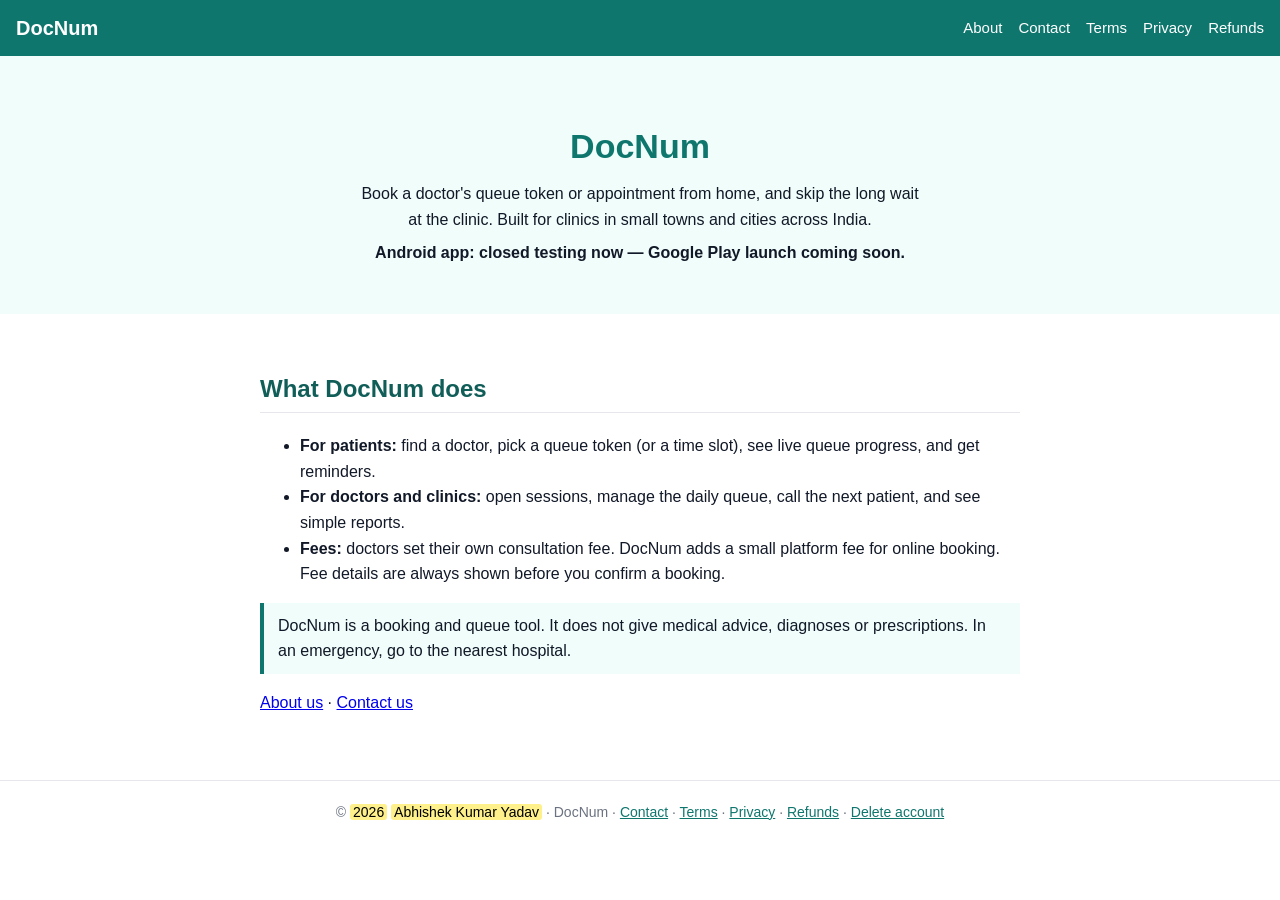
<file: index.html>
<!DOCTYPE html><html lang="en"><head><meta charset="utf-8"><meta name="viewport" content="width=device-width, initial-scale=1"><title>DocNum - Doctor queue tokens and appointments</title><link rel="stylesheet" href="style.css"></head><body><nav class="nav"><a class="brand" href="index.html">DocNum</a><a href="about.html">About</a><a href="contact.html">Contact</a><a href="terms.html">Terms</a><a href="privacy-policy.html">Privacy</a><a href="refund-policy.html">Refunds</a></nav><div class="hero"><h1>DocNum</h1><p>Book a doctor's queue token or appointment from home, and skip the long wait at the clinic. Built for clinics in small towns and cities across India.</p><p><strong>Android app: closed testing now &mdash; Google Play launch coming soon.</strong></p></div>
<div class="wrap"><h2>What DocNum does</h2><ul><li><strong>For patients:</strong> find a doctor, pick a queue token (or a time slot), see live queue progress, and get reminders.</li><li><strong>For doctors and clinics:</strong> open sessions, manage the daily queue, call the next patient, and see simple reports.</li><li><strong>Fees:</strong> doctors set their own consultation fee. DocNum adds a small platform fee for online booking. Fee details are always shown before you confirm a booking.</li></ul>
<div class="note">DocNum is a booking and queue tool. It does not give medical advice, diagnoses or prescriptions. In an emergency, go to the nearest hospital.</div>
<p><a href="about.html">About us</a> &middot; <a href="contact.html">Contact us</a></p></div><footer class="foot">&copy; <mark>2026</mark> <mark>Abhishek Kumar Yadav</mark> &middot; DocNum &middot; <a href="contact.html">Contact</a> &middot; <a href="terms.html">Terms</a> &middot; <a href="privacy-policy.html">Privacy</a> &middot; <a href="refund-policy.html">Refunds</a> &middot; <a href="delete-account.html">Delete account</a></footer></body></html>
</file>
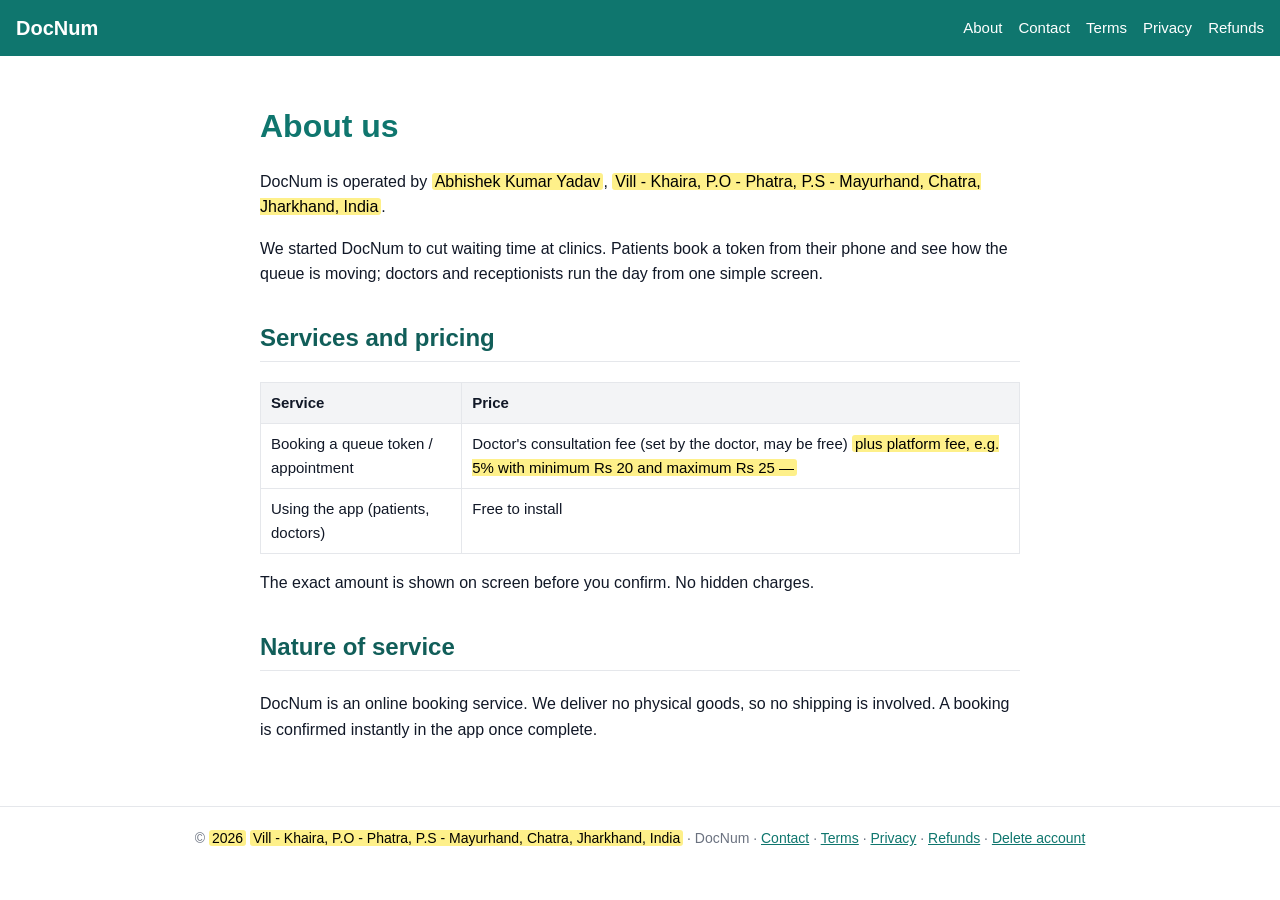
<file: about.html>
<!DOCTYPE html><html lang="en"><head><meta charset="utf-8"><meta name="viewport" content="width=device-width, initial-scale=1"><title>About DocNum</title><link rel="stylesheet" href="style.css"></head><body><nav class="nav"><a class="brand" href="index.html">DocNum</a><a href="about.html">About</a><a href="contact.html">Contact</a><a href="terms.html">Terms</a><a href="privacy-policy.html">Privacy</a><a href="refund-policy.html">Refunds</a></nav><div class="wrap"><h1>About us</h1><p>DocNum is operated by <mark>Abhishek Kumar Yadav</mark>, <mark>Vill - Khaira, P.O - Phatra, P.S - Mayurhand, Chatra, Jharkhand, India</mark>.</p><p>We started DocNum to cut waiting time at clinics. Patients book a token from their phone and see how the queue is moving; doctors and receptionists run the day from one simple screen.</p>
<h2>Services and pricing</h2><table><tr><th>Service</th><th>Price</th></tr><tr><td>Booking a queue token / appointment</td><td>Doctor's consultation fee (set by the doctor, may be free) <mark>plus platform fee, e.g. 5% with minimum Rs 20 and maximum Rs 25 &mdash; </mark></td></tr><tr><td>Using the app (patients, doctors)</td><td>Free to install</td></tr></table>
<p>The exact amount is shown on screen before you confirm. No hidden charges.</p>
<h2>Nature of service</h2><p>DocNum is an online booking service. We deliver no physical goods, so no shipping is involved. A booking is confirmed instantly in the app once complete.</p></div><footer class="foot">&copy; <mark>2026</mark> <mark>Vill - Khaira, P.O - Phatra, P.S - Mayurhand, Chatra, Jharkhand, India</mark> &middot; DocNum &middot; <a href="contact.html">Contact</a> &middot; <a href="terms.html">Terms</a> &middot; <a href="privacy-policy.html">Privacy</a> &middot; <a href="refund-policy.html">Refunds</a> &middot; <a href="delete-account.html">Delete account</a></footer></body></html>
</file>
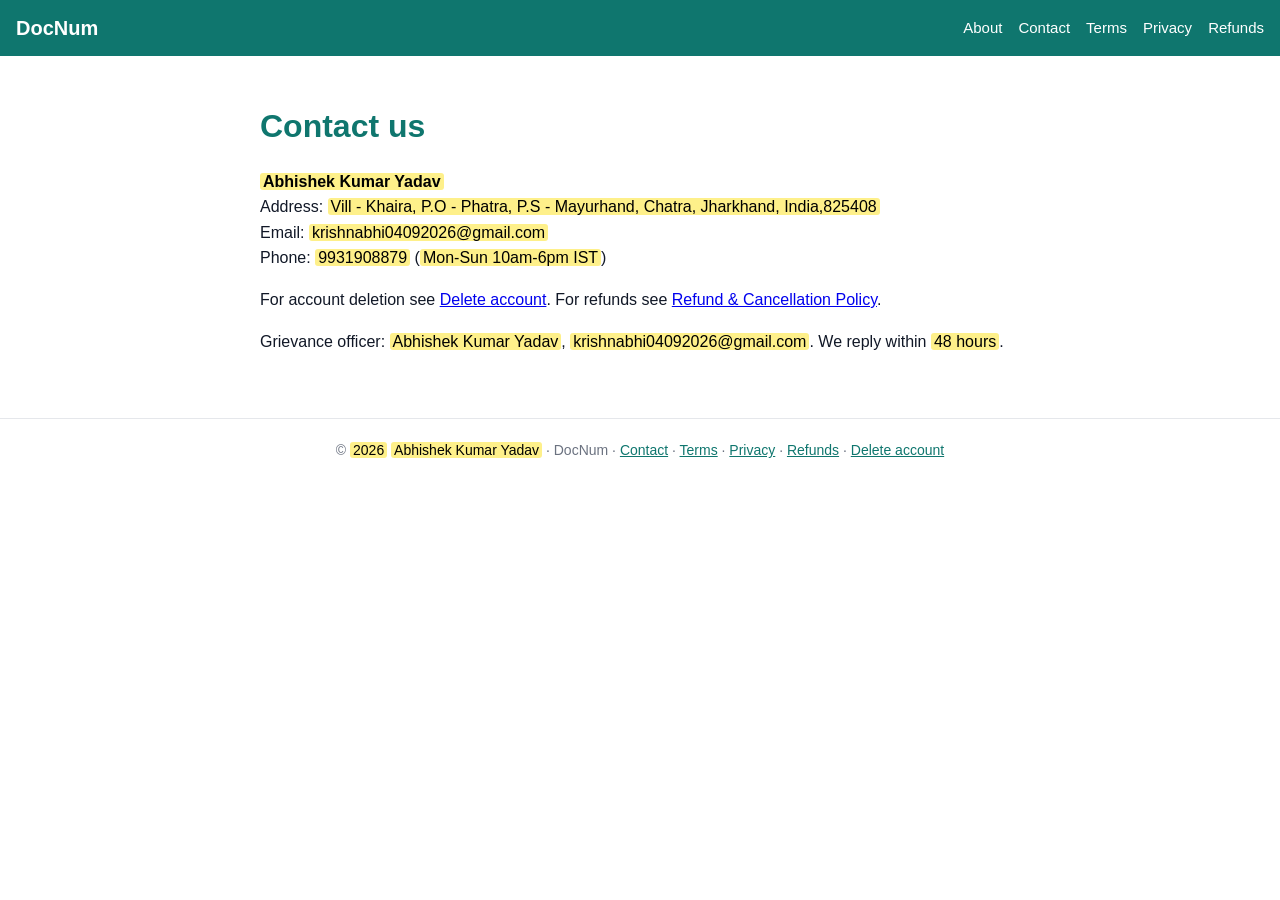
<file: contact.html>
<!DOCTYPE html><html lang="en"><head><meta charset="utf-8"><meta name="viewport" content="width=device-width, initial-scale=1"><title>Contact DocNum</title><link rel="stylesheet" href="style.css"></head><body><nav class="nav"><a class="brand" href="index.html">DocNum</a><a href="about.html">About</a><a href="contact.html">Contact</a><a href="terms.html">Terms</a><a href="privacy-policy.html">Privacy</a><a href="refund-policy.html">Refunds</a></nav><div class="wrap"><h1>Contact us</h1><p><strong><mark>Abhishek Kumar Yadav</mark></strong><br>Address: <mark>Vill - Khaira, P.O - Phatra, P.S - Mayurhand, Chatra, Jharkhand, India,825408</mark><br>Email: <mark>krishnabhi04092026@gmail.com</mark><br>Phone: <mark>9931908879</mark> (<mark>Mon-Sun 10am-6pm IST</mark>)</p><p>For account deletion see <a href="delete-account.html">Delete account</a>. For refunds see <a href="refund-policy.html">Refund &amp; Cancellation Policy</a>.</p><p>Grievance officer: <mark>Abhishek Kumar Yadav</mark>, <mark>krishnabhi04092026@gmail.com</mark>. We reply within <mark>48 hours</mark>.</p></div><footer class="foot">&copy; <mark>2026</mark> <mark>Abhishek Kumar Yadav</mark> &middot; DocNum &middot; <a href="contact.html">Contact</a> &middot; <a href="terms.html">Terms</a> &middot; <a href="privacy-policy.html">Privacy</a> &middot; <a href="refund-policy.html">Refunds</a> &middot; <a href="delete-account.html">Delete account</a></footer></body></html>
</file>
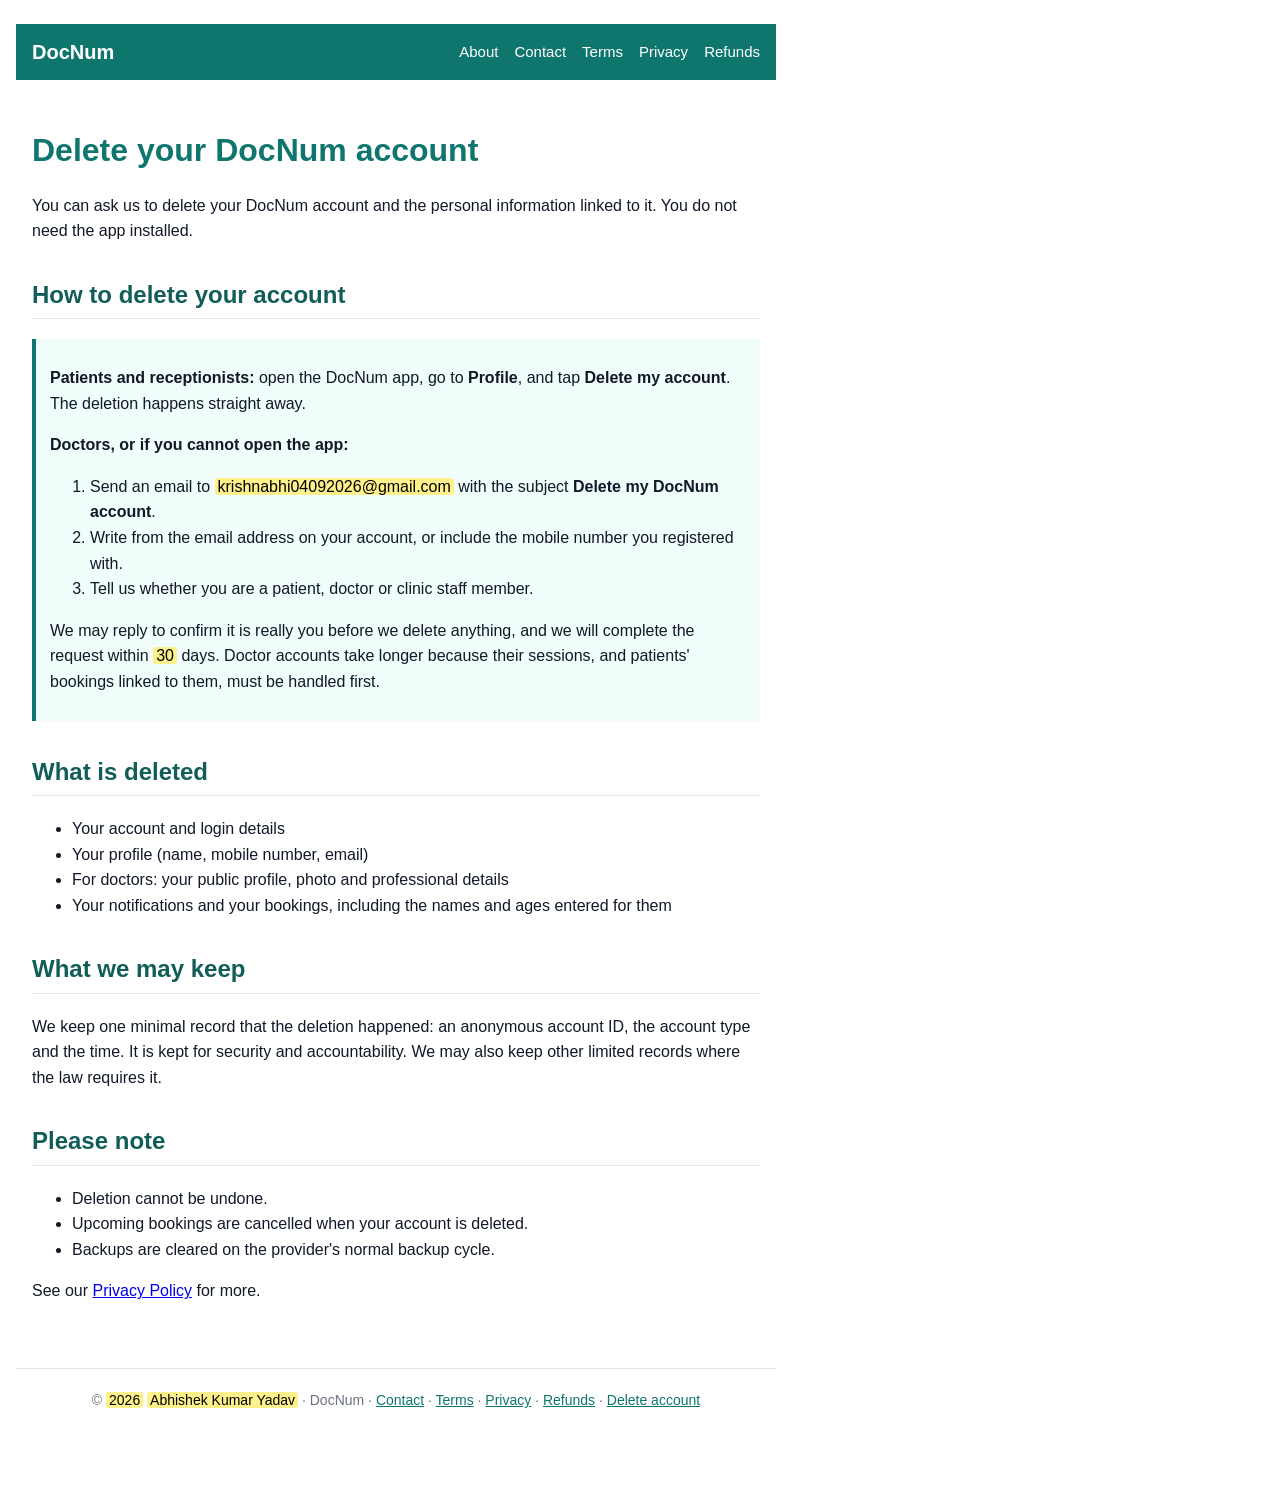
<file: delete-account.html>
<!DOCTYPE html>
<html lang="en">
<head>
<meta charset="utf-8">
<meta name="viewport" content="width=device-width, initial-scale=1">
<title>Delete your DocNum account</title>
<style>
  body { font-family: -apple-system, "Segoe UI", Roboto, Arial, sans-serif; line-height: 1.6; color: #111827; max-width: 760px; margin: 0 auto; padding: 24px 16px 64px; }
  h1 { color: #0F766E; }
  h2 { color: #115E59; margin-top: 28px; }
  mark { background: #FEF08A; padding: 0 3px; border-radius: 3px; }
  .box { background: #F0FDFA; border-left: 4px solid #0F766E; padding: 12px 16px; margin: 16px 0; }
</style>
<link rel="stylesheet" href="style.css"></head>
<body><nav class="nav"><a class="brand" href="index.html">DocNum</a><a href="about.html">About</a><a href="contact.html">Contact</a><a href="terms.html">Terms</a><a href="privacy-policy.html">Privacy</a><a href="refund-policy.html">Refunds</a></nav><div class="wrap">

<h1>Delete your DocNum account</h1>

<p>You can ask us to delete your DocNum account and the personal information linked to it. You do not need the app installed.</p>

<h2>How to delete your account</h2>
<div class="box">
  <p><strong>Patients and receptionists:</strong> open the DocNum app, go to <strong>Profile</strong>, and tap <strong>Delete my account</strong>. The deletion happens straight away.</p>
  <p><strong>Doctors, or if you cannot open the app:</strong></p>
  <ol>
    <li>Send an email to <mark>krishnabhi04092026@gmail.com</mark> with the subject <strong>Delete my DocNum account</strong>.</li>
    <li>Write from the email address on your account, or include the mobile number you registered with.</li>
    <li>Tell us whether you are a patient, doctor or clinic staff member.</li>
  </ol>
  <p>We may reply to confirm it is really you before we delete anything, and we will complete the request within <mark>30</mark> days. Doctor accounts take longer because their sessions, and patients' bookings linked to them, must be handled first.</p>
</div>

<h2>What is deleted</h2>
<ul>
  <li>Your account and login details</li>
  <li>Your profile (name, mobile number, email)</li>
  <li>For doctors: your public profile, photo and professional details</li>
  <li>Your notifications and your bookings, including the names and ages entered for them</li>
</ul>

<h2>What we may keep</h2>
<p>We keep one minimal record that the deletion happened: an anonymous account ID, the account type and the time. It is kept for security and accountability. We may also keep other limited records where the law requires it.</p>

<h2>Please note</h2>
<ul>
  <li>Deletion cannot be undone.</li>
  <li>Upcoming bookings are cancelled when your account is deleted.</li>
  <li>Backups are cleared on the provider's normal backup cycle.</li>
</ul>

<p>See our <a href="privacy-policy.html">Privacy Policy</a> for more.</p>

</div><footer class="foot">&copy; <mark>2026</mark> <mark>Abhishek Kumar Yadav</mark> &middot; DocNum &middot; <a href="contact.html">Contact</a> &middot; <a href="terms.html">Terms</a> &middot; <a href="privacy-policy.html">Privacy</a> &middot; <a href="refund-policy.html">Refunds</a> &middot; <a href="delete-account.html">Delete account</a></footer></body>
</html>
</file>
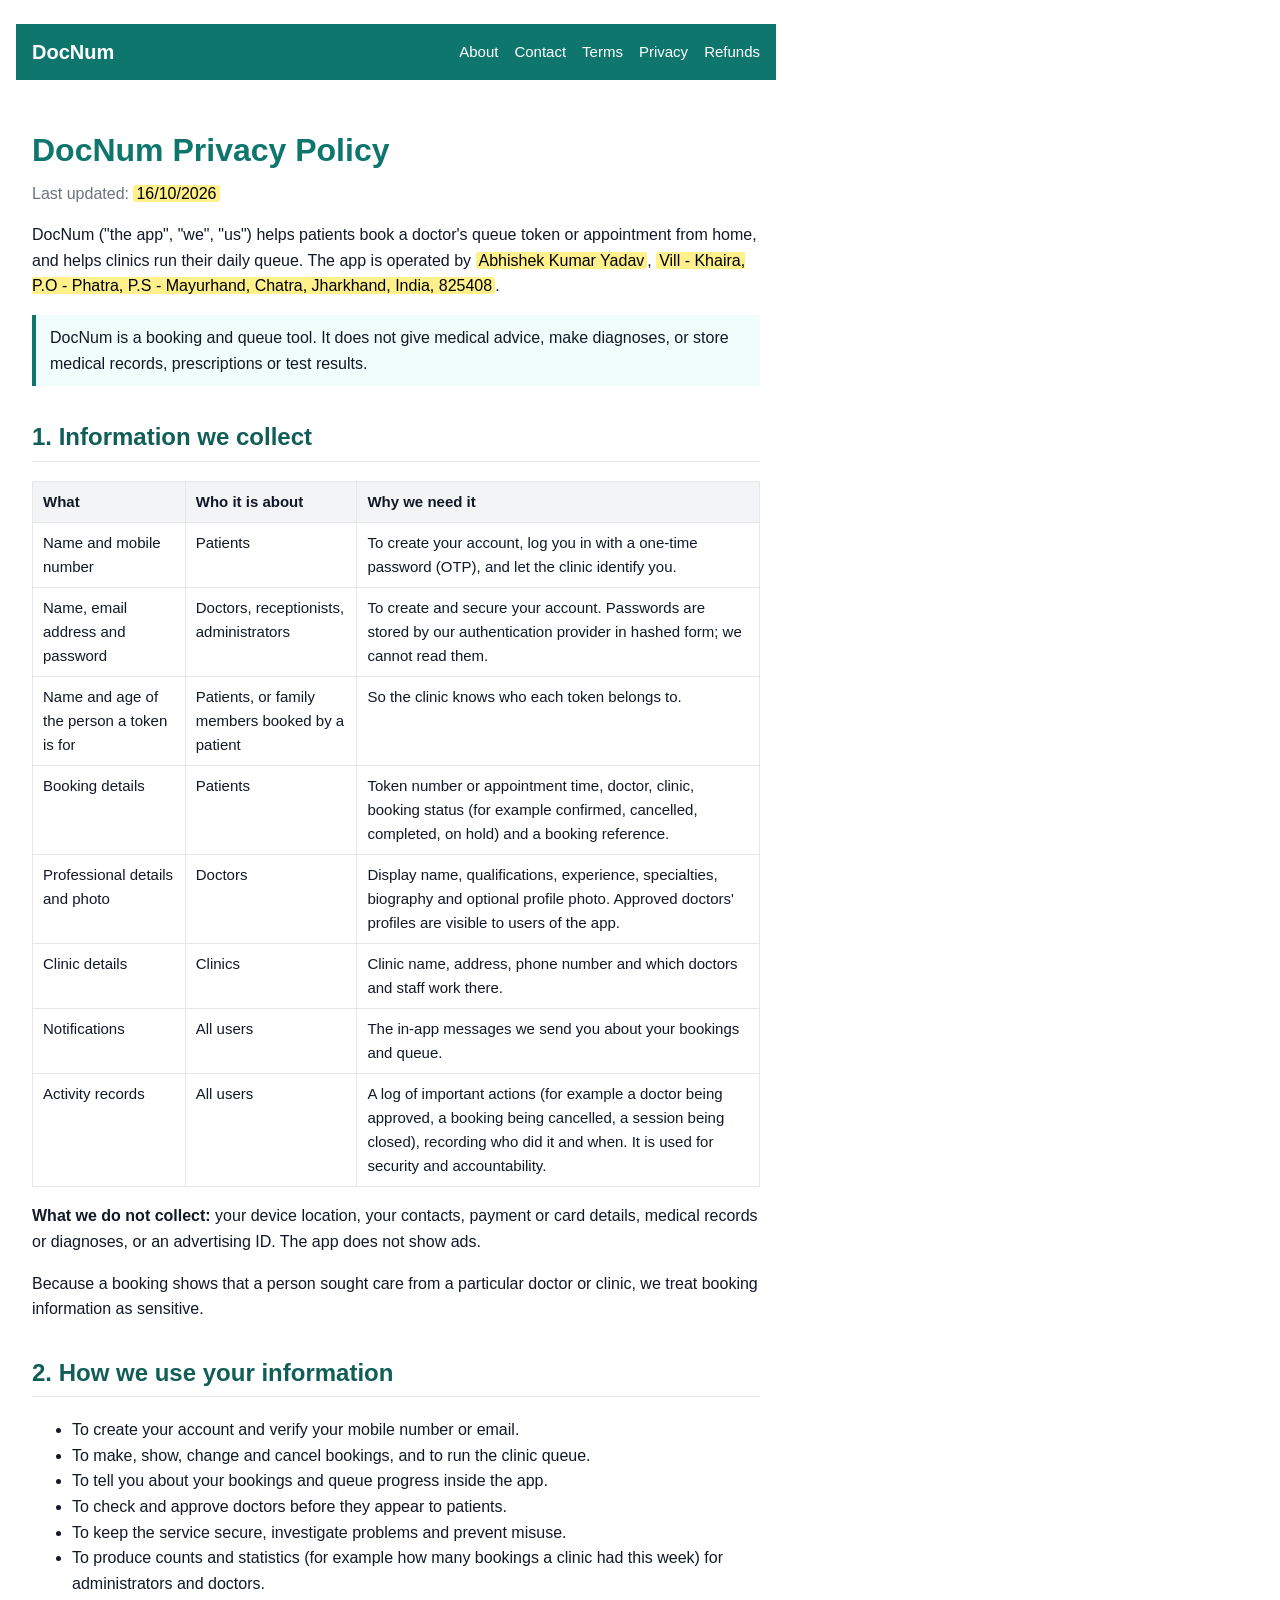
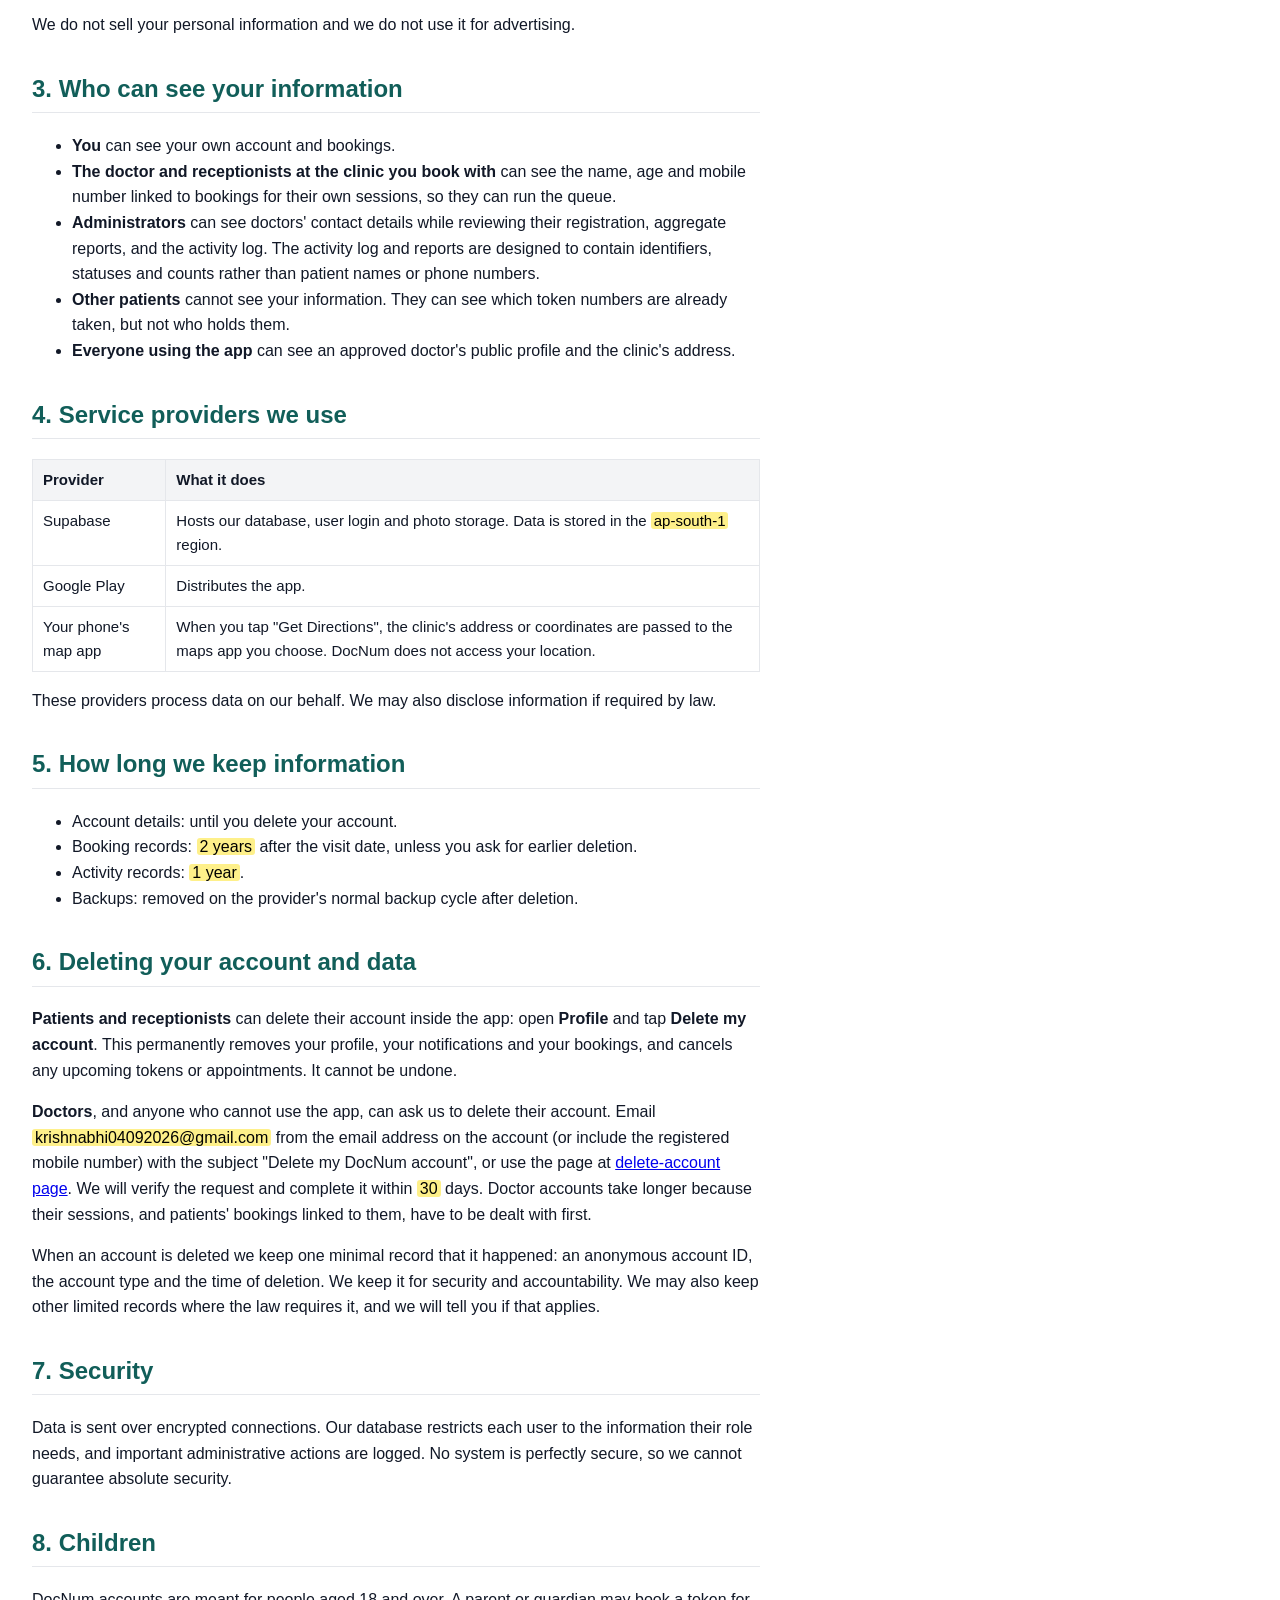
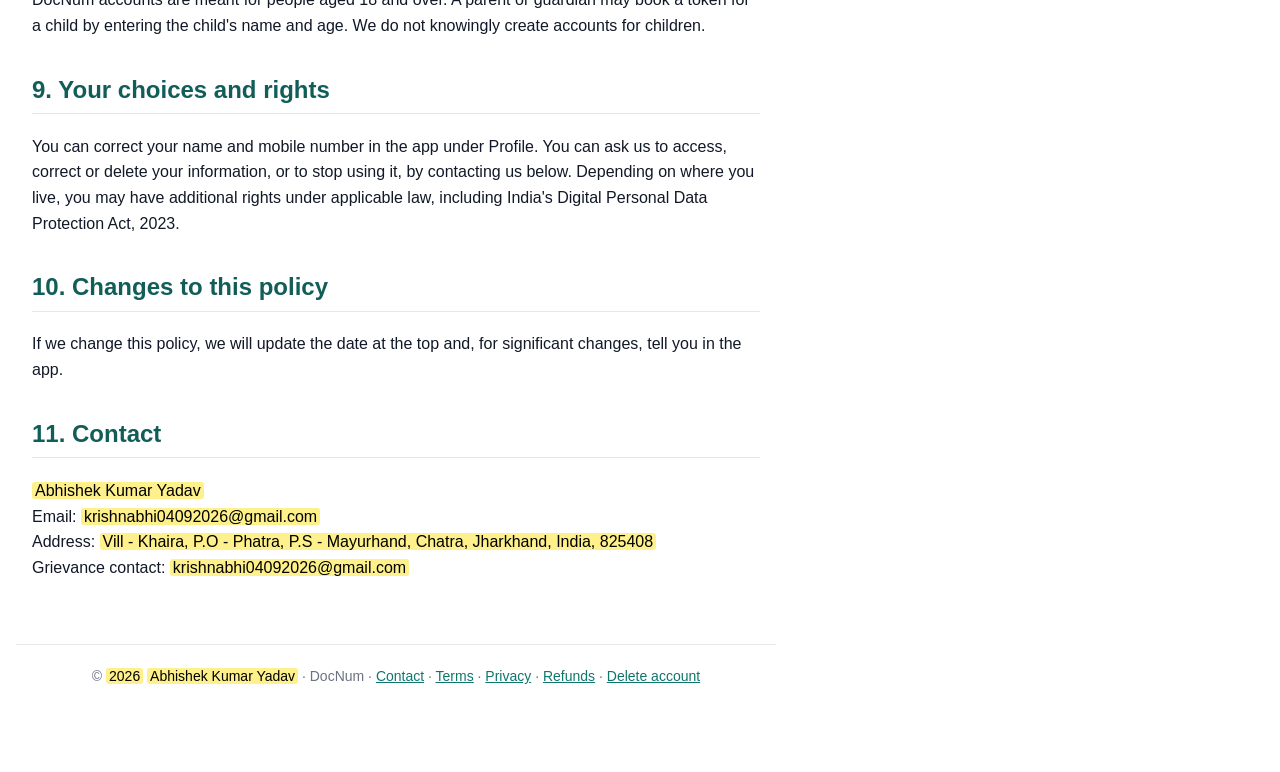
<file: privacy-policy.html>
<!DOCTYPE html>
<html lang="en">
<head>
<meta charset="utf-8">
<meta name="viewport" content="width=device-width, initial-scale=1">
<title>DocNum Privacy Policy</title>
<style>
  body { font-family: -apple-system, "Segoe UI", Roboto, Arial, sans-serif; line-height: 1.6; color: #111827; max-width: 760px; margin: 0 auto; padding: 24px 16px 64px; }
  h1 { color: #0F766E; margin-bottom: 4px; }
  h2 { margin-top: 32px; color: #115E59; border-bottom: 1px solid #E5E7EB; padding-bottom: 4px; }
  .meta { color: #6B7280; margin-top: 0; }
  mark { background: #FEF08A; padding: 0 3px; border-radius: 3px; }
  table { border-collapse: collapse; width: 100%; margin: 12px 0; }
  th, td { border: 1px solid #E5E7EB; padding: 8px 10px; text-align: left; vertical-align: top; font-size: 15px; }
  th { background: #F3F4F6; }
  .note { background: #F0FDFA; border-left: 4px solid #0F766E; padding: 10px 14px; margin: 16px 0; }
</style>
<link rel="stylesheet" href="style.css"></head>
<body><nav class="nav"><a class="brand" href="index.html">DocNum</a><a href="about.html">About</a><a href="contact.html">Contact</a><a href="terms.html">Terms</a><a href="privacy-policy.html">Privacy</a><a href="refund-policy.html">Refunds</a></nav><div class="wrap">

<h1>DocNum Privacy Policy</h1>
<p class="meta">Last updated: <mark>16/10/2026</mark></p>

<p>DocNum ("the app", "we", "us") helps patients book a doctor's queue token or appointment from home, and helps clinics run their daily queue. The app is operated by <mark>Abhishek Kumar Yadav</mark>, <mark>Vill - Khaira, P.O - Phatra, P.S - Mayurhand, Chatra, Jharkhand, India, 825408</mark>.</p>

<div class="note">
  DocNum is a booking and queue tool. It does not give medical advice, make diagnoses, or store medical records, prescriptions or test results.
</div>

<h2>1. Information we collect</h2>

<table>
  <tr><th>What</th><th>Who it is about</th><th>Why we need it</th></tr>
  <tr><td>Name and mobile number</td><td>Patients</td><td>To create your account, log you in with a one-time password (OTP), and let the clinic identify you.</td></tr>
  <tr><td>Name, email address and password</td><td>Doctors, receptionists, administrators</td><td>To create and secure your account. Passwords are stored by our authentication provider in hashed form; we cannot read them.</td></tr>
  <tr><td>Name and age of the person a token is for</td><td>Patients, or family members booked by a patient</td><td>So the clinic knows who each token belongs to.</td></tr>
  <tr><td>Booking details</td><td>Patients</td><td>Token number or appointment time, doctor, clinic, booking status (for example confirmed, cancelled, completed, on hold) and a booking reference.</td></tr>
  <tr><td>Professional details and photo</td><td>Doctors</td><td>Display name, qualifications, experience, specialties, biography and optional profile photo. Approved doctors' profiles are visible to users of the app.</td></tr>
  <tr><td>Clinic details</td><td>Clinics</td><td>Clinic name, address, phone number and which doctors and staff work there.</td></tr>
  <tr><td>Notifications</td><td>All users</td><td>The in-app messages we send you about your bookings and queue.</td></tr>
  <tr><td>Activity records</td><td>All users</td><td>A log of important actions (for example a doctor being approved, a booking being cancelled, a session being closed), recording who did it and when. It is used for security and accountability.</td></tr>
</table>

<p><strong>What we do not collect:</strong> your device location, your contacts, payment or card details, medical records or diagnoses, or an advertising ID. The app does not show ads.</p>

<p>Because a booking shows that a person sought care from a particular doctor or clinic, we treat booking information as sensitive.</p>

<h2>2. How we use your information</h2>
<ul>
  <li>To create your account and verify your mobile number or email.</li>
  <li>To make, show, change and cancel bookings, and to run the clinic queue.</li>
  <li>To tell you about your bookings and queue progress inside the app.</li>
  <li>To check and approve doctors before they appear to patients.</li>
  <li>To keep the service secure, investigate problems and prevent misuse.</li>
  <li>To produce counts and statistics (for example how many bookings a clinic had this week) for administrators and doctors.</li>
</ul>
<p>We do not sell your personal information and we do not use it for advertising.</p>

<h2>3. Who can see your information</h2>
<ul>
  <li><strong>You</strong> can see your own account and bookings.</li>
  <li><strong>The doctor and receptionists at the clinic you book with</strong> can see the name, age and mobile number linked to bookings for their own sessions, so they can run the queue.</li>
  <li><strong>Administrators</strong> can see doctors' contact details while reviewing their registration, aggregate reports, and the activity log. The activity log and reports are designed to contain identifiers, statuses and counts rather than patient names or phone numbers.</li>
  <li><strong>Other patients</strong> cannot see your information. They can see which token numbers are already taken, but not who holds them.</li>
  <li><strong>Everyone using the app</strong> can see an approved doctor's public profile and the clinic's address.</li>
</ul>

<h2>4. Service providers we use</h2>
<table>
  <tr><th>Provider</th><th>What it does</th></tr>
  <tr><td>Supabase</td><td>Hosts our database, user login and photo storage. Data is stored in the <mark>ap-south-1</mark> region.</td></tr>

  <tr><td>Google Play</td><td>Distributes the app.</td></tr>
  <tr><td>Your phone's map app</td><td>When you tap "Get Directions", the clinic's address or coordinates are passed to the maps app you choose. DocNum does not access your location.</td></tr>
</table>
<p>These providers process data on our behalf. We may also disclose information if required by law.</p>

<h2>5. How long we keep information</h2>
<ul>
  <li>Account details: until you delete your account.</li>
  <li>Booking records: <mark>2 years</mark> after the visit date, unless you ask for earlier deletion.</li>
  <li>Activity records: <mark>1 year</mark>.</li>
  <li>Backups: removed on the provider's normal backup cycle after deletion.</li>
</ul>

<h2 id="delete-account">6. Deleting your account and data</h2>
<p><strong>Patients and receptionists</strong> can delete their account inside the app: open <strong>Profile</strong> and tap <strong>Delete my account</strong>. This permanently removes your profile, your notifications and your bookings, and cancels any upcoming tokens or appointments. It cannot be undone.</p>
<p><strong>Doctors</strong>, and anyone who cannot use the app, can ask us to delete their account. Email <mark>krishnabhi04092026@gmail.com</mark> from the email address on the account (or include the registered mobile number) with the subject "Delete my DocNum account", or use the page at <a href="delete-account.html">delete-account page</a>. We will verify the request and complete it within <mark>30</mark> days. Doctor accounts take longer because their sessions, and patients' bookings linked to them, have to be dealt with first.</p>
<p>When an account is deleted we keep one minimal record that it happened: an anonymous account ID, the account type and the time of deletion. We keep it for security and accountability. We may also keep other limited records where the law requires it, and we will tell you if that applies.</p>

<h2>7. Security</h2>
<p>Data is sent over encrypted connections. Our database restricts each user to the information their role needs, and important administrative actions are logged. No system is perfectly secure, so we cannot guarantee absolute security.</p>

<h2>8. Children</h2>
<p>DocNum accounts are meant for people aged 18 and over. A parent or guardian may book a token for a child by entering the child's name and age. We do not knowingly create accounts for children.</p>

<h2>9. Your choices and rights</h2>
<p>You can correct your name and mobile number in the app under Profile. You can ask us to access, correct or delete your information, or to stop using it, by contacting us below. Depending on where you live, you may have additional rights under applicable law, including India's Digital Personal Data Protection Act, 2023.</p>

<h2>10. Changes to this policy</h2>
<p>If we change this policy, we will update the date at the top and, for significant changes, tell you in the app.</p>

<h2>11. Contact</h2>
<p><mark>Abhishek Kumar Yadav</mark><br>
Email: <mark>krishnabhi04092026@gmail.com</mark><br>
Address: <mark>Vill - Khaira, P.O - Phatra, P.S - Mayurhand, Chatra, Jharkhand, India, 825408</mark><br>
Grievance contact: <mark>krishnabhi04092026@gmail.com</mark></p>

</div><footer class="foot">&copy; <mark>2026</mark> <mark>Abhishek Kumar Yadav</mark> &middot; DocNum &middot; <a href="contact.html">Contact</a> &middot; <a href="terms.html">Terms</a> &middot; <a href="privacy-policy.html">Privacy</a> &middot; <a href="refund-policy.html">Refunds</a> &middot; <a href="delete-account.html">Delete account</a></footer></body>
</html>
</file>
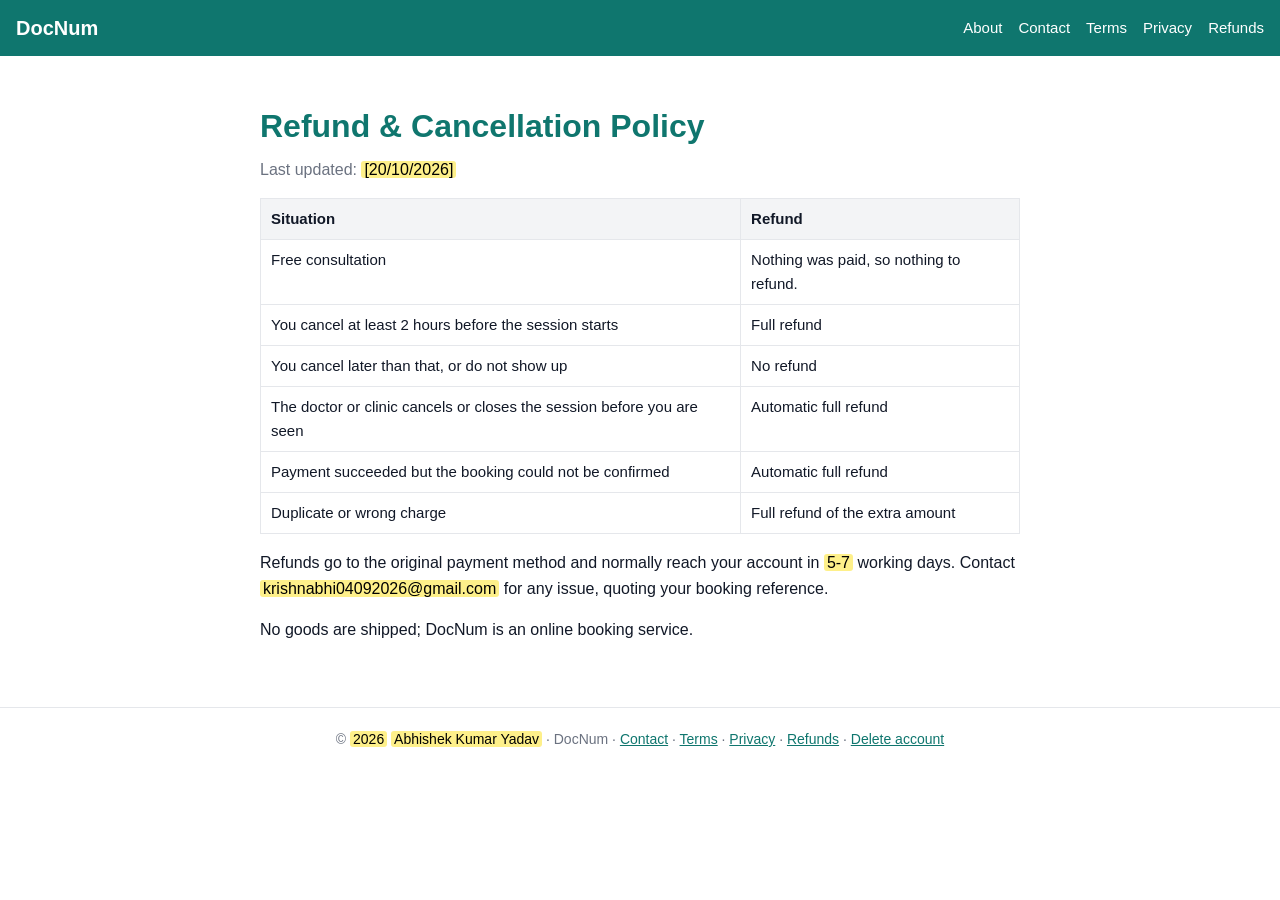
<file: refund-policy.html>
<!DOCTYPE html><html lang="en"><head><meta charset="utf-8"><meta name="viewport" content="width=device-width, initial-scale=1"><title>Refund and Cancellation Policy - DocNum</title><link rel="stylesheet" href="style.css"></head><body><nav class="nav"><a class="brand" href="index.html">DocNum</a><a href="about.html">About</a><a href="contact.html">Contact</a><a href="terms.html">Terms</a><a href="privacy-policy.html">Privacy</a><a href="refund-policy.html">Refunds</a></nav><div class="wrap"><h1>Refund &amp; Cancellation Policy</h1><p class="meta">Last updated: <mark>[20/10/2026]</mark></p>
<table><tr><th>Situation</th><th>Refund</th></tr>
<tr><td>Free consultation</td><td>Nothing was paid, so nothing to refund.</td></tr>
<tr><td>You cancel at least 2 hours before the session starts</td><td>Full refund</td></tr>
<tr><td>You cancel later than that, or do not show up</td><td>No refund</td></tr>
<tr><td>The doctor or clinic cancels or closes the session before you are seen</td><td>Automatic full refund</td></tr>
<tr><td>Payment succeeded but the booking could not be confirmed</td><td>Automatic full refund</td></tr>
<tr><td>Duplicate or wrong charge</td><td>Full refund of the extra amount</td></tr></table>
<p>Refunds go to the original payment method and normally reach your account in <mark>5-7</mark> working days. Contact <mark>krishnabhi04092026@gmail.com</mark> for any issue, quoting your booking reference.</p>
<p>No goods are shipped; DocNum is an online booking service.</p></div><footer class="foot">&copy; <mark>2026</mark> <mark>Abhishek Kumar Yadav</mark> &middot; DocNum &middot; <a href="contact.html">Contact</a> &middot; <a href="terms.html">Terms</a> &middot; <a href="privacy-policy.html">Privacy</a> &middot; <a href="refund-policy.html">Refunds</a> &middot; <a href="delete-account.html">Delete account</a></footer></body></html>
</file>
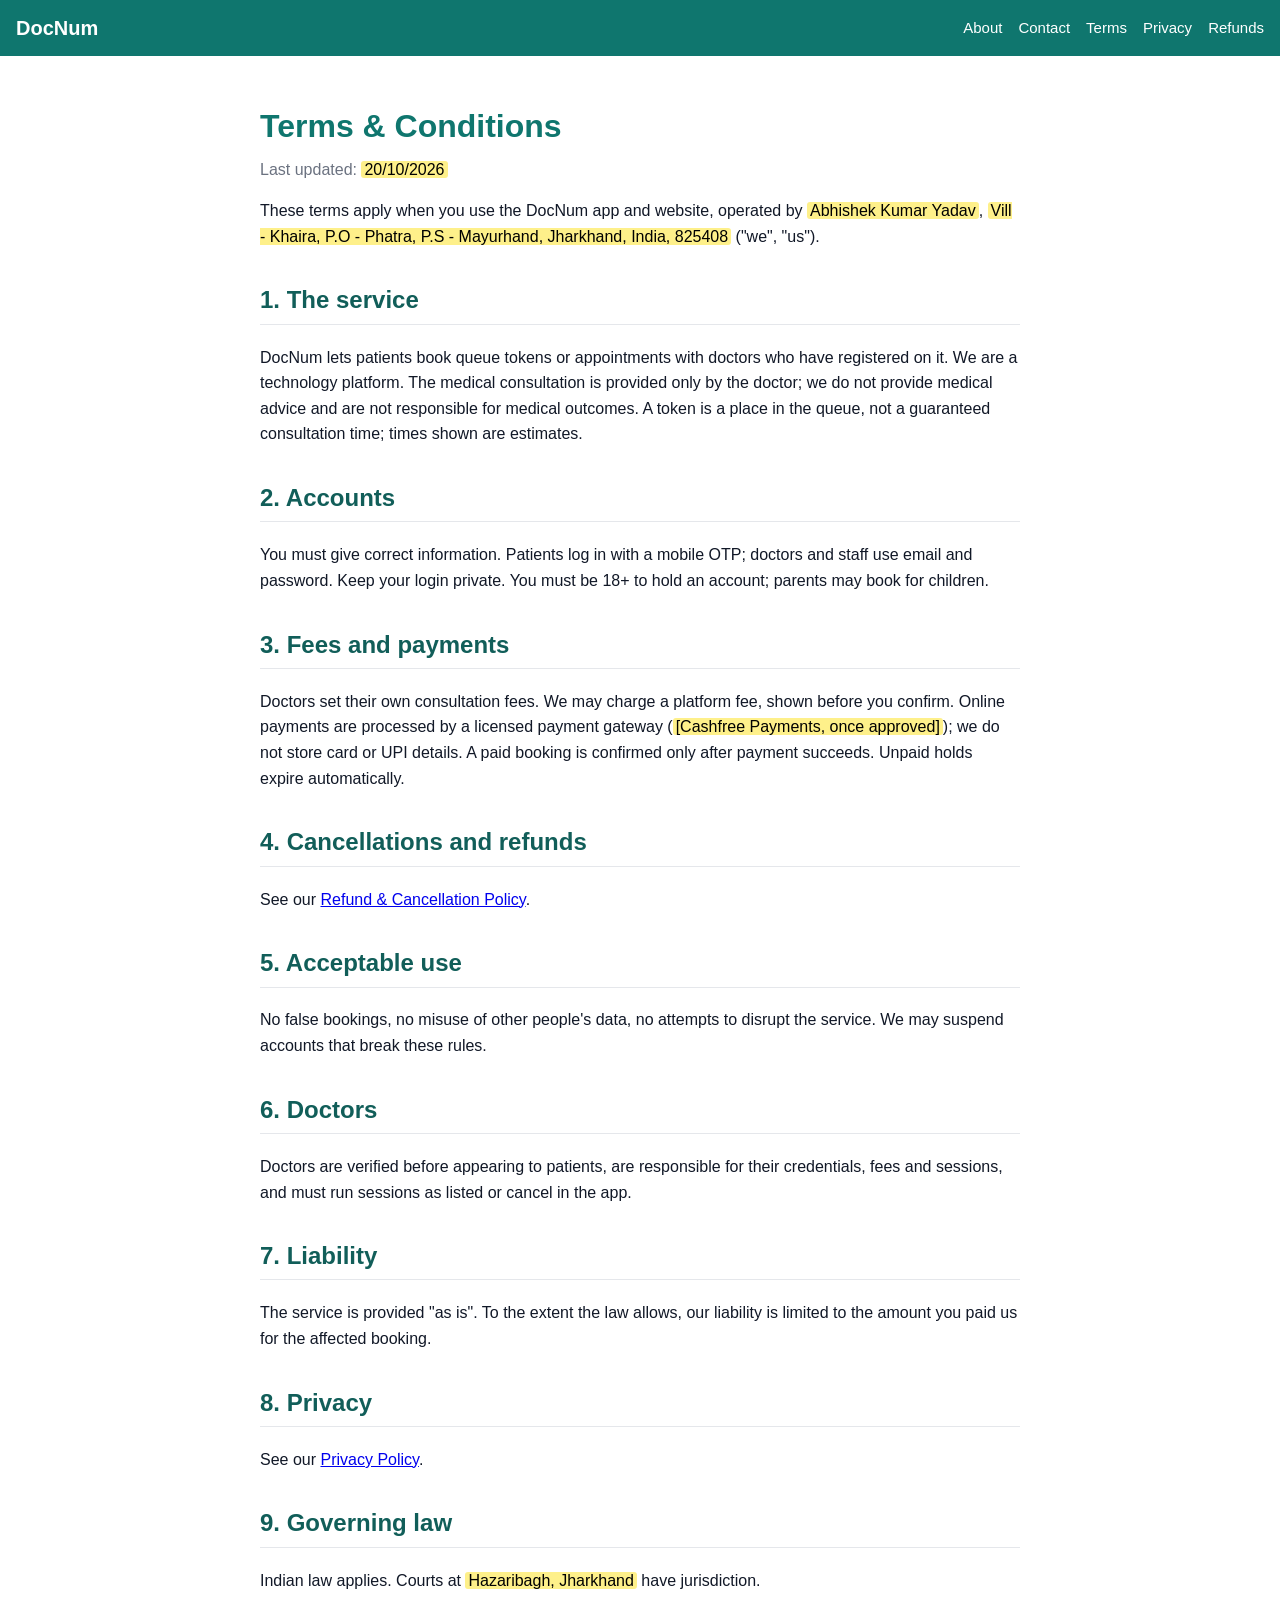
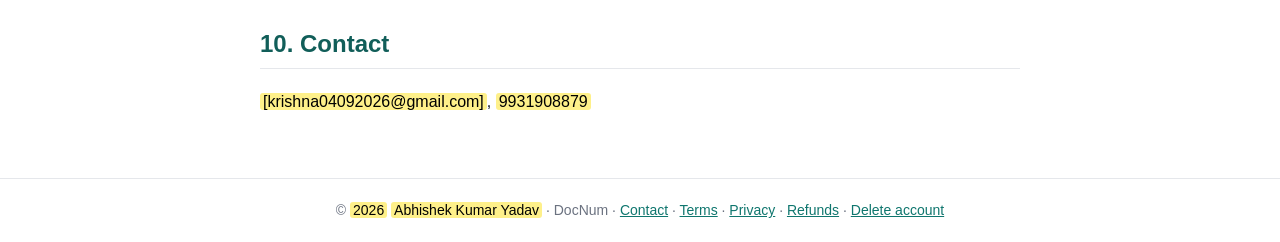
<file: terms.html>
<!DOCTYPE html><html lang="en"><head><meta charset="utf-8"><meta name="viewport" content="width=device-width, initial-scale=1"><title>Terms and Conditions - DocNum</title><link rel="stylesheet" href="style.css"></head><body><nav class="nav"><a class="brand" href="index.html">DocNum</a><a href="about.html">About</a><a href="contact.html">Contact</a><a href="terms.html">Terms</a><a href="privacy-policy.html">Privacy</a><a href="refund-policy.html">Refunds</a></nav><div class="wrap"><h1>Terms &amp; Conditions</h1><p class="meta">Last updated: <mark>20/10/2026</mark></p>
<p>These terms apply when you use the DocNum app and website, operated by <mark>Abhishek Kumar Yadav</mark>, <mark>Vill - Khaira, P.O - Phatra, P.S - Mayurhand, Jharkhand, India, 825408</mark> ("we", "us").</p>
<h2>1. The service</h2><p>DocNum lets patients book queue tokens or appointments with doctors who have registered on it. We are a technology platform. The medical consultation is provided only by the doctor; we do not provide medical advice and are not responsible for medical outcomes. A token is a place in the queue, not a guaranteed consultation time; times shown are estimates.</p>
<h2>2. Accounts</h2><p>You must give correct information. Patients log in with a mobile OTP; doctors and staff use email and password. Keep your login private. You must be 18+ to hold an account; parents may book for children.</p> 
<h2>3. Fees and payments</h2><p>Doctors set their own consultation fees. We may charge a platform fee, shown before you confirm. Online payments are processed by a licensed payment gateway (<mark>[Cashfree Payments, once approved]</mark>); we do not store card or UPI details. A paid booking is confirmed only after payment succeeds. Unpaid holds expire automatically.</p>
<h2>4. Cancellations and refunds</h2><p>See our <a href="refund-policy.html">Refund &amp; Cancellation Policy</a>.</p>
<h2>5. Acceptable use</h2><p>No false bookings, no misuse of other people's data, no attempts to disrupt the service. We may suspend accounts that break these rules.</p>
<h2>6. Doctors</h2><p>Doctors are verified before appearing to patients, are responsible for their credentials, fees and sessions, and must run sessions as listed or cancel in the app.</p>
<h2>7. Liability</h2><p>The service is provided "as is". To the extent the law allows, our liability is limited to the amount you paid us for the affected booking.</p>
<h2>8. Privacy</h2><p>See our <a href="privacy-policy.html">Privacy Policy</a>.</p>
<h2>9. Governing law</h2><p>Indian law applies. Courts at <mark>Hazaribagh, Jharkhand</mark> have jurisdiction.</p>
<h2>10. Contact</h2><p><mark>[krishna04092026@gmail.com]</mark>, <mark>9931908879</mark></p></div><footer class="foot">&copy; <mark>2026</mark> <mark>Abhishek Kumar Yadav</mark> &middot; DocNum &middot; <a href="contact.html">Contact</a> &middot; <a href="terms.html">Terms</a> &middot; <a href="privacy-policy.html">Privacy</a> &middot; <a href="refund-policy.html">Refunds</a> &middot; <a href="delete-account.html">Delete account</a></footer></body></html>
</file>
<file: style.css>
body{font-family:-apple-system,"Segoe UI",Roboto,Arial,sans-serif;line-height:1.6;color:#111827;margin:0}
.nav{background:#0F766E;display:flex;flex-wrap:wrap;gap:16px;padding:12px 16px;align-items:center}
.nav a{color:#fff;text-decoration:none;font-size:15px}.nav .brand{font-weight:700;font-size:20px;margin-right:auto}
.wrap{max-width:760px;margin:0 auto;padding:24px 16px 48px}
h1{color:#0F766E;margin-bottom:4px}h2{margin-top:32px;color:#115E59;border-bottom:1px solid #E5E7EB;padding-bottom:4px}
.meta{color:#6B7280;margin-top:0}mark{background:#FEF08A;padding:0 3px;border-radius:3px}
table{border-collapse:collapse;width:100%;margin:12px 0}th,td{border:1px solid #E5E7EB;padding:8px 10px;text-align:left;vertical-align:top;font-size:15px}th{background:#F3F4F6}
.note,.box{background:#F0FDFA;border-left:4px solid #0F766E;padding:10px 14px;margin:16px 0}
.hero{background:#F0FDFA;padding:40px 16px;text-align:center}.hero h1{font-size:34px}.hero p{max-width:560px;margin:8px auto}
.foot{border-top:1px solid #E5E7EB;padding:20px 16px;text-align:center;font-size:14px;color:#6B7280}.foot a{color:#0F766E}
</file>
